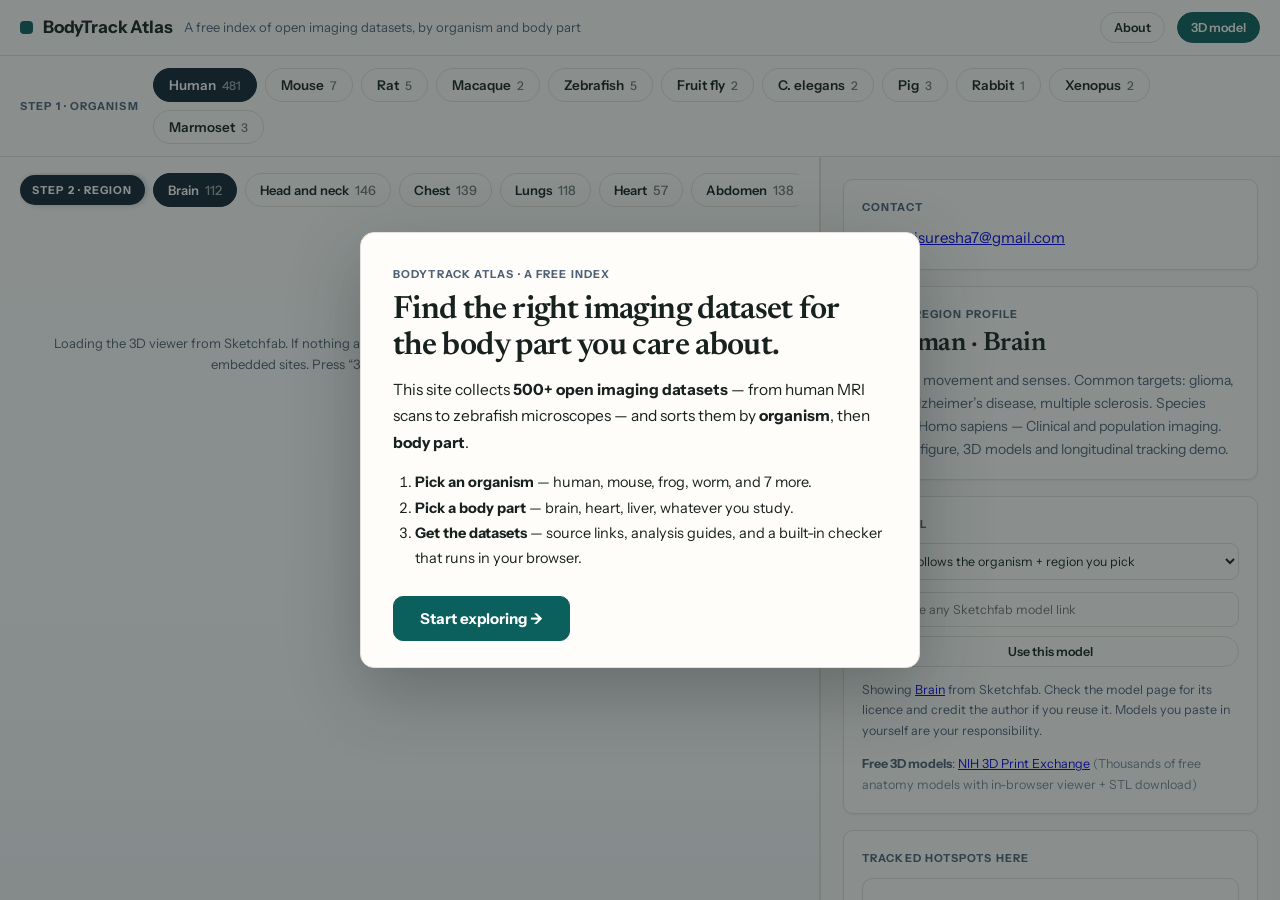
<file: index.html>
<!DOCTYPE html>
<html lang="en">
<head>
<meta charset="utf-8">
<meta name="viewport" content="width=device-width, initial-scale=1, viewport-fit=cover">
<title>BodyTrack Atlas — Cross-species anatomy-linked index of open imaging datasets</title>
<link rel="preconnect" href="https://fonts.googleapis.com">
<link rel="preconnect" href="https://fonts.gstatic.com" crossorigin>
<link href="https://fonts.googleapis.com/css2?family=Instrument+Sans:wght@400;500;600;700&family=Newsreader:opsz,wght@6..72,500;6..72,600&display=swap" rel="stylesheet">
<link rel="stylesheet" href="assets/css/styles.css">
</head>
<body>
<div class="introWrap open" id="introWrap" role="dialog" aria-modal="true" aria-label="About this site"><div class="intro">
<div class="orgLab">BodyTrack Atlas · a free index</div>
<h1>Find the right imaging dataset for the body part you care about.</h1>
<p>This site collects <b>500+ open imaging datasets</b> — from human MRI scans to zebrafish microscopes — and sorts them by <b>organism</b>, then <b>body part</b>.</p>
<ol>
<li><b>Pick an organism</b> — human, mouse, frog, worm, and 7 more.</li>
<li><b>Pick a body part</b> — brain, heart, liver, whatever you study.</li>
<li><b>Get the datasets</b> — source links, analysis guides, and a built-in checker that runs in your browser.</li>
</ol>
<button class="introBtn" id="introNext">Start exploring →</button>
</div></div>
<div class="app is3d">
 <header class="bar"><div class="logo"><span class="orb"></span>BodyTrack Atlas</div><span class="sub">A free index of open imaging datasets, by organism and body part</span><div class="sp"></div><button id="bAbout">About</button><button id="b3d" aria-pressed="true">3D model</button><button id="bPin" aria-pressed="true">Hotspots</button><button id="bTint" aria-pressed="true">Skin</button><button id="bMus" aria-pressed="false">Muscles</button><button id="bBone" aria-pressed="false">Skeleton</button><button id="bOrg" aria-pressed="true">Organs</button><button id="bBack" aria-pressed="false">Back view</button></header>
 <nav class="orgbar" aria-label="Choose organism"><span class="orgLab">Step 1 · Organism</span><div class="orgBtns" id="orgBtns" role="group" aria-label="Organisms"></div></nav>
 <section class="stage">
  <svg id="gl" viewBox="-10 0 420 880" preserveAspectRatio="xMidYMid meet" role="img" aria-label="Human body, front or back view, with skin, muscle, skeleton and organ layers. Click the head, chest, abdomen, pelvis, arms, legs or an organ to list its datasets. The buttons above offer the same choice."><defs><linearGradient id="sk" x1="0" x2="1"><stop offset="0" stop-color="#a97c63"/><stop offset=".5" stop-color="#d9b295"/><stop offset="1" stop-color="#a97c63"/></linearGradient><linearGradient id="mg" x1="0" x2="1"><stop offset="0" stop-color="#8f3a35"/><stop offset=".5" stop-color="#cf6c62"/><stop offset="1" stop-color="#8f3a35"/></linearGradient><linearGradient id="bg" x1="0" x2="1"><stop offset="0" stop-color="#bfb598"/><stop offset=".5" stop-color="#f4eedb"/><stop offset="1" stop-color="#bfb598"/></linearGradient></defs><g id="skin"><path class="b" data-k="legs" d="M136 452C130 520 138 590 148 646L195 646C197 590 200 520 199 482Z"/><path class="b" data-k="legs" d="M136 452C130 520 138 590 148 646L195 646C197 590 200 520 199 482Z" transform="translate(400 0) scale(-1 1)"/><path class="b" data-k="legs" d="M148 646C138 690 146 740 160 806L184 806C192 745 196 690 195 646Z"/><path class="b" data-k="legs" d="M148 646C138 690 146 740 160 806L184 806C192 745 196 690 195 646Z" transform="translate(400 0) scale(-1 1)"/><path class="b" data-k="legs" d="M158 806L185 806L189 834C197 848 192 858 178 860L142 860C136 850 150 838 156 830Z"/><path class="b" data-k="legs" d="M158 806L185 806L189 834C197 848 192 858 178 860L142 860C136 850 150 838 156 830Z" transform="translate(400 0) scale(-1 1)"/><path class="b" data-k="arms" d="M144 170C122 164 110 180 108 205C106 240 100 275 96 306L123 314C128 282 135 246 141 214Z"/><path class="b" data-k="arms" d="M144 170C122 164 110 180 108 205C106 240 100 275 96 306L123 314C128 282 135 246 141 214Z" transform="translate(400 0) scale(-1 1)"/><path class="b" data-k="arms" d="M96 306L123 314C125 350 127 388 130 424L104 428C96 388 93 346 96 306Z"/><path class="b" data-k="arms" d="M96 306L123 314C125 350 127 388 130 424L104 428C96 388 93 346 96 306Z" transform="translate(400 0) scale(-1 1)"/><path class="b" data-k="arms" d="M104 428L130 424C136 452 136 474 128 494L110 498C98 478 98 452 104 428Z"/><path class="b" data-k="arms" d="M104 428L130 424C136 452 136 474 128 494L110 498C98 478 98 452 104 428Z" transform="translate(400 0) scale(-1 1)"/><path class="b" data-k="chest" d="M142 166Q200 150 258 166C274 200 270 252 262 292Q258 318 254 336L146 336Q142 318 138 292C130 252 126 200 142 166Z"/><path class="b" data-k="abdomen" d="M146 336Q152 366 150 396L250 396Q248 366 254 336Z"/><path class="b" data-k="pelvis" d="M150 396L250 396C270 418 268 452 258 470L200 492L142 470C132 452 130 418 150 396Z"/><path class="b" data-k="head" d="M185 108L185 152Q172 160 140 168L260 168Q228 160 215 152L215 108Z"/><path class="b" data-k="head" d="M200 18C228 18 240 44 240 70C240 100 224 122 200 122C176 122 160 100 160 70C160 44 172 18 200 18Z"/><path class="b" data-k="head" d="M161 68C150 64 148 90 162 96Z"/><path class="b" data-k="head" d="M161 68C150 64 148 90 162 96Z" transform="translate(400 0) scale(-1 1)"/></g><g class="hf" pointer-events="none"><path class="f" fill="#3a2a22" d="M160 64C156 30 176 12 200 12C224 12 244 30 240 64C232 44 218 36 200 36C182 36 168 44 160 64Z"/><path class="r" fill="#3a2a22" d="M160 64C156 30 176 12 200 12C224 12 244 30 240 64C240 90 226 102 200 102C174 102 160 90 160 64Z"/><g class="f" stroke="#4a3426" fill="none" stroke-width="2" stroke-linecap="round"><ellipse cx="186" cy="86" rx="5" ry="2.5" fill="#3a2a22"/><ellipse cx="214" cy="86" rx="5" ry="2.5" fill="#3a2a22"/><path d="M200 90V102M193 104Q200 108 207 104M188 114Q200 119 212 114"/><circle cx="200" cy="414" r="2.5"/></g></g><g pointer-events="none" fill="none" stroke="#6b4a38" stroke-width="1.4" stroke-linecap="round"><path d="M112 476L111 495M118 478L118 497M124 476L125 494"/><path d="M112 476L111 495M118 478L118 497M124 476L125 494" transform="translate(400 0) scale(-1 1)"/></g><g id="mu"><path class="m" data-k="arms" d="M144 170C124 164 110 178 108 206C118 214 130 206 140 190Z"/><path class="m" data-k="arms" d="M144 170C124 164 110 178 108 206C118 214 130 206 140 190Z" transform="translate(400 0) scale(-1 1)"/><path class="m" data-k="arms" d="M138 204C122 208 112 248 104 292L122 298C130 262 136 232 138 204Z"/><path class="m" data-k="arms" d="M138 204C122 208 112 248 104 292L122 298C130 262 136 232 138 204Z" transform="translate(400 0) scale(-1 1)"/><path class="m" data-k="arms" d="M100 314C98 350 104 390 110 418L124 420C126 388 126 350 122 318Z"/><path class="m" data-k="arms" d="M100 314C98 350 104 390 110 418L124 420C126 388 126 350 122 318Z" transform="translate(400 0) scale(-1 1)"/><g class="f"><path class="m" data-k="chest" d="M200 176C176 170 150 176 142 200C146 226 176 236 200 230Z"/><path class="m" data-k="chest" d="M200 176C176 170 150 176 142 200C146 226 176 236 200 230Z" transform="translate(400 0) scale(-1 1)"/><path class="m" data-k="abdomen" d="M189 300h10v22h-10zM189 326h10v22h-10zM189 352h10v22h-10zM189 378h10v18h-10z"/><path class="m" data-k="abdomen" d="M189 300h10v22h-10zM189 326h10v22h-10zM189 352h10v22h-10zM189 378h10v18h-10z" transform="translate(400 0) scale(-1 1)"/><path class="m" data-k="abdomen" d="M148 296C144 330 148 372 154 394L184 394C186 360 186 330 184 300Z"/><path class="m" data-k="abdomen" d="M148 296C144 330 148 372 154 394L184 394C186 360 186 330 184 300Z" transform="translate(400 0) scale(-1 1)"/><path class="m" data-k="legs" d="M142 470C138 530 144 590 152 636L188 636C190 590 194 530 194 494Z"/><path class="m" data-k="legs" d="M142 470C138 530 144 590 152 636L188 636C190 590 194 530 194 494Z" transform="translate(400 0) scale(-1 1)"/><path class="m" data-k="legs" d="M152 656C148 700 154 760 164 800L180 800C188 760 192 700 190 656Z"/><path class="m" data-k="legs" d="M152 656C148 700 154 760 164 800L180 800C188 760 192 700 190 656Z" transform="translate(400 0) scale(-1 1)"/><path class="m" data-k="head" d="M186 112L180 150L194 164L196 130Z"/><path class="m" data-k="head" d="M186 112L180 150L194 164L196 130Z" transform="translate(400 0) scale(-1 1)"/></g><g class="r"><path class="m" data-k="chest" d="M200 130C186 150 160 164 144 172C150 200 172 240 200 262C228 240 250 200 256 172C240 164 214 150 200 130Z"/><path class="m" data-k="chest" d="M144 212C140 260 150 316 180 360L200 360L200 266C172 254 154 236 144 212Z"/><path class="m" data-k="chest" d="M144 212C140 260 150 316 180 360L200 360L200 266C172 254 154 236 144 212Z" transform="translate(400 0) scale(-1 1)"/><path class="m" data-k="pelvis" d="M200 420C180 410 150 416 142 440C142 470 170 488 200 480Z"/><path class="m" data-k="pelvis" d="M200 420C180 410 150 416 142 440C142 470 170 488 200 480Z" transform="translate(400 0) scale(-1 1)"/><path class="m" data-k="legs" d="M142 470C138 530 144 590 152 636L188 636C190 590 194 530 194 494Z"/><path class="m" data-k="legs" d="M142 470C138 530 144 590 152 636L188 636C190 590 194 530 194 494Z" transform="translate(400 0) scale(-1 1)"/><path class="m" data-k="legs" d="M150 656C140 700 148 750 160 790L184 790C194 750 196 700 192 656Z"/><path class="m" data-k="legs" d="M150 656C140 700 148 750 160 790L184 790C194 750 196 700 192 656Z" transform="translate(400 0) scale(-1 1)"/></g></g><g id="bn"><path class="e" data-k="head" d="M170 64C168 36 184 28 200 28C216 28 232 36 230 64C230 80 224 94 214 104L186 104C176 94 170 80 170 64Z"/><g class="f" pointer-events="none"><circle cx="188" cy="80" r="5" fill="#2b2b2b"/><circle cx="212" cy="80" r="5" fill="#2b2b2b"/><path d="M200 86l-3 9h6zM190 100h20" fill="#2b2b2b" stroke="#2b2b2b"/></g><path class="e" data-k="pelvis" d="M200 398C176 392 146 398 138 424C140 446 156 452 170 450C176 440 186 430 200 428Z"/><path class="e" data-k="pelvis" d="M200 398C176 392 146 398 138 424C140 446 156 452 170 450C176 440 186 430 200 428Z" transform="translate(400 0) scale(-1 1)"/><path class="e l" data-k="arms" d="M129 182L108 306" style="stroke-width:9"/><path class="e l" data-k="arms" d="M129 182L108 306" style="stroke-width:9" transform="translate(400 0) scale(-1 1)"/><path class="e l" data-k="arms" d="M108 314L117 424" style="stroke-width:8"/><path class="e l" data-k="arms" d="M108 314L117 424" style="stroke-width:8" transform="translate(400 0) scale(-1 1)"/><path class="e l" data-k="arms" d="M112 432L109 492M118 432L118 496M124 430L127 494" style="stroke-width:3"/><path class="e l" data-k="arms" d="M112 432L109 492M118 432L118 496M124 430L127 494" style="stroke-width:3" transform="translate(400 0) scale(-1 1)"/><path class="e l" data-k="legs" d="M162 470L171 648" style="stroke-width:12"/><path class="e l" data-k="legs" d="M162 470L171 648" style="stroke-width:12" transform="translate(400 0) scale(-1 1)"/><path class="e l" data-k="legs" d="M171 654L172 806" style="stroke-width:9"/><path class="e l" data-k="legs" d="M171 654L172 806" style="stroke-width:9" transform="translate(400 0) scale(-1 1)"/><path class="e l" data-k="legs" d="M160 812L158 852M170 812L170 856M180 812L184 850" style="stroke-width:4"/><path class="e l" data-k="legs" d="M160 812L158 852M170 812L170 856M180 812L184 850" style="stroke-width:4" transform="translate(400 0) scale(-1 1)"/><g class="r"><path class="e" data-k="chest" d="M150 186L184 192L178 236L152 216Z"/><path class="e" data-k="chest" d="M150 186L184 192L178 236L152 216Z" transform="translate(400 0) scale(-1 1)"/></g></g><g id="sp"><rect x="193" y="158" width="14" height="10" rx="4" class="o" data-k="spine" fill="#e8e2d0"/><rect x="193" y="170" width="14" height="10" rx="4" class="o" data-k="spine" fill="#e8e2d0"/><rect x="193" y="183" width="14" height="10" rx="4" class="o" data-k="spine" fill="#e8e2d0"/><rect x="193" y="195" width="14" height="10" rx="4" class="o" data-k="spine" fill="#e8e2d0"/><rect x="193" y="208" width="14" height="10" rx="4" class="o" data-k="spine" fill="#e8e2d0"/><rect x="193" y="220" width="14" height="10" rx="4" class="o" data-k="spine" fill="#e8e2d0"/><rect x="193" y="233" width="14" height="10" rx="4" class="o" data-k="spine" fill="#e8e2d0"/><rect x="193" y="245" width="14" height="10" rx="4" class="o" data-k="spine" fill="#e8e2d0"/><rect x="193" y="258" width="14" height="10" rx="4" class="o" data-k="spine" fill="#e8e2d0"/><rect x="193" y="270" width="14" height="10" rx="4" class="o" data-k="spine" fill="#e8e2d0"/><rect x="193" y="283" width="14" height="10" rx="4" class="o" data-k="spine" fill="#e8e2d0"/><rect x="193" y="295" width="14" height="10" rx="4" class="o" data-k="spine" fill="#e8e2d0"/><rect x="193" y="308" width="14" height="10" rx="4" class="o" data-k="spine" fill="#e8e2d0"/><rect x="193" y="320" width="14" height="10" rx="4" class="o" data-k="spine" fill="#e8e2d0"/><rect x="193" y="333" width="14" height="10" rx="4" class="o" data-k="spine" fill="#e8e2d0"/><rect x="193" y="345" width="14" height="10" rx="4" class="o" data-k="spine" fill="#e8e2d0"/><rect x="193" y="358" width="14" height="10" rx="4" class="o" data-k="spine" fill="#e8e2d0"/><rect x="193" y="370" width="14" height="10" rx="4" class="o" data-k="spine" fill="#e8e2d0"/><rect x="193" y="383" width="14" height="10" rx="4" class="o" data-k="spine" fill="#e8e2d0"/><rect x="193" y="395" width="14" height="10" rx="4" class="o" data-k="spine" fill="#e8e2d0"/><rect x="193" y="408" width="14" height="10" rx="4" class="o" data-k="spine" fill="#e8e2d0"/><rect x="193" y="420" width="14" height="10" rx="4" class="o" data-k="spine" fill="#e8e2d0"/><rect x="193" y="433" width="14" height="10" rx="4" class="o" data-k="spine" fill="#e8e2d0"/><rect x="193" y="445" width="14" height="10" rx="4" class="o" data-k="spine" fill="#e8e2d0"/><rect x="194" y="110" width="12" height="9" rx="4" class="o" data-k="spine" fill="#e8e2d0"/><rect x="194" y="121" width="12" height="9" rx="4" class="o" data-k="spine" fill="#e8e2d0"/><rect x="194" y="132" width="12" height="9" rx="4" class="o" data-k="spine" fill="#e8e2d0"/><rect x="194" y="143" width="12" height="9" rx="4" class="o" data-k="spine" fill="#e8e2d0"/></g><g id="org"><path class="o" data-k="brain" d="M200 30C176 28 170 50 175 64C190 70 210 70 225 64C230 50 224 28 200 30Z" fill="#b79cff"/><path class="o" data-k="lungs" d="M195 188C172 184 148 204 146 254C145 288 168 300 193 292Z" fill="#6ec6ff"/><path class="o" data-k="lungs" d="M195 188C172 184 148 204 146 254C145 288 168 300 193 292Z" fill="#6ec6ff" transform="translate(400 0) scale(-1 1)"/><path class="o" data-k="heart" d="M216 232C200 222 186 242 200 266L216 294L234 266C244 242 230 224 216 232Z" fill="#ff7a8a"/><path class="o" data-k="liver" d="M148 306C170 298 206 304 216 312C214 336 190 354 160 348C148 338 144 320 148 306Z" fill="#e0a15c"/><path class="o" data-k="stomach" d="M222 304C250 298 258 330 242 350C228 360 214 346 218 330Z" fill="#ffcf6b"/><path class="o" data-k="kidneys" d="M164 358C152 360 150 384 162 392C172 390 174 366 164 358Z" fill="#7bd88f"/><path class="o" data-k="kidneys" d="M164 358C152 360 150 384 162 392C172 390 174 366 164 358Z" fill="#7bd88f" transform="translate(400 0) scale(-1 1)"/><path class="o" data-k="intestines" d="M160 388Q200 374 240 388Q254 424 230 446Q200 458 170 446Q146 424 160 388Z" fill="#f4a6c6"/><circle class="o" data-k="joints" cx="130" cy="176" r="9" fill="#cfd8e3"/><circle class="o" data-k="joints" cx="270" cy="176" r="9" fill="#cfd8e3"/><circle class="o" data-k="joints" cx="114" cy="310" r="7" fill="#cfd8e3"/><circle class="o" data-k="joints" cx="286" cy="310" r="7" fill="#cfd8e3"/><circle class="o" data-k="joints" cx="162" cy="468" r="9" fill="#cfd8e3"/><circle class="o" data-k="joints" cx="238" cy="468" r="9" fill="#cfd8e3"/><circle class="o" data-k="joints" cx="171" cy="650" r="10" fill="#cfd8e3"/><circle class="o" data-k="joints" cx="229" cy="650" r="10" fill="#cfd8e3"/><circle class="o" data-k="joints" cx="171" cy="808" r="6" fill="#cfd8e3"/><circle class="o" data-k="joints" cx="229" cy="808" r="6" fill="#cfd8e3"/></g><g id="rb"><path class="e l" data-k="chest" d="M198 196 C172 190 152 200 150 226" style="stroke-width:3.2"/><path class="e l" data-k="chest" d="M198 196 C172 190 152 200 150 226" style="stroke-width:3.2" transform="translate(400 0) scale(-1 1)"/><path class="e l" data-k="chest" d="M198 210 C172 204 152 214 150 240" style="stroke-width:3.2"/><path class="e l" data-k="chest" d="M198 210 C172 204 152 214 150 240" style="stroke-width:3.2" transform="translate(400 0) scale(-1 1)"/><path class="e l" data-k="chest" d="M198 224 C172 218 152 228 150 254" style="stroke-width:3.2"/><path class="e l" data-k="chest" d="M198 224 C172 218 152 228 150 254" style="stroke-width:3.2" transform="translate(400 0) scale(-1 1)"/><path class="e l" data-k="chest" d="M198 238 C172 232 152 242 150 268" style="stroke-width:3.2"/><path class="e l" data-k="chest" d="M198 238 C172 232 152 242 150 268" style="stroke-width:3.2" transform="translate(400 0) scale(-1 1)"/><path class="e l" data-k="chest" d="M198 252 C172 246 152 256 150 282" style="stroke-width:3.2"/><path class="e l" data-k="chest" d="M198 252 C172 246 152 256 150 282" style="stroke-width:3.2" transform="translate(400 0) scale(-1 1)"/><path class="e l" data-k="chest" d="M198 266 C172 260 152 270 150 296" style="stroke-width:3.2"/><path class="e l" data-k="chest" d="M198 266 C172 260 152 270 150 296" style="stroke-width:3.2" transform="translate(400 0) scale(-1 1)"/><path class="e l" data-k="chest" d="M198 280 C172 274 152 284 150 310" style="stroke-width:3.2"/><path class="e l" data-k="chest" d="M198 280 C172 274 152 284 150 310" style="stroke-width:3.2" transform="translate(400 0) scale(-1 1)"/><path class="e" data-k="chest" d="M196 178h8v62h-8z"/><path class="e l" data-k="chest" d="M200 176Q172 168 146 176" style="stroke-width:5"/><path class="e l" data-k="chest" d="M200 176Q172 168 146 176" style="stroke-width:5" transform="translate(400 0) scale(-1 1)"/></g><g id="pins"></g></svg>
   <div class="hud top" id="chips" role="group" aria-label="Body parts"></div>
   <div id="orgMsg" role="status"></div>
  <div id="v3m" class="v3m">Loading the 3D viewer from Sketchfab. If nothing appears, you may be offline, or this page may not be allowed to show embedded sites. Press “3D model” above to switch to the drawing.</div><iframe id="v3" title="Interactive 3D anatomy model" allow="autoplay; fullscreen; xr-spatial-tracking" allowfullscreen referrerpolicy="no-referrer"></iframe>
  <div id="hov"></div>
  <div class="hud kp" id="kp"></div>
  <div class="tlb"><button id="pl" aria-pressed="false">Play</button><div class="sl"><input type="range" id="tm" min="0" max="5" value="0" aria-label="Follow-up scan"><div class="ev" id="ev"></div></div><b id="tmL"></b></div>
 </section>
 <aside class="side">
   <div class="card"><h3>Contact</h3><a href="mailto:harshinisuresha7@gmail.com">harshinisuresha7@gmail.com</a></div>
   <div class="card"><div style="font-size:11px;letter-spacing:.1em;text-transform:uppercase;color:var(--muted);font-weight:700;margin-bottom:6px">Step 2 · Region profile</div><h2 id="rn"></h2><p id="rd"></p></div>
  <div class="card" id="mc"><h3>3D model</h3><select id="mSel" aria-label="3D model"><option value="auto">Auto: follows the body part you pick</option><option value="mus">Muscles</option><option value="skel">Skeleton</option><option value="brain">Brain</option><option value="head">Head</option><option value="chest">Chest ribcage</option><option value="lungs">Lungs</option><option value="heart">Heart</option><option value="abdomen">Abdomen and digestive system</option><option value="liver">Liver</option><option value="stomach">Pancreas and spleen</option><option value="kidneys">Kidney</option><option value="intestines">Intestines</option><option value="spine">Spine</option><option value="joints">Knee joint</option><option value="pelvis">Pelvis</option><option value="arms">Arm</option><option value="legs">Leg bones</option></select>
   <div class="f"><input type="text" id="mU" placeholder="Or paste any Sketchfab model link" aria-label="Sketchfab model link"><button id="mB">Use this model</button></div><p class="note" id="mT"></p><div id="orgView"></div></div>
  <div class="card"><h3>Tracked hotspots here</h3><div id="hs" style="display:flex;flex-direction:column;gap:8px"></div></div>
  <div class="card"><h3>Alerts for this scan</h3><div id="al"></div></div>
   <h3 class="hh">Datasets for this body part</h3>
   <div class="card" id="db"><h3>Step 3 · Datasets — analyse in place</h3><div id="stats"><div class="empty">Loading collection stats…</div></div><div class="btnRow" style="margin-top:10px"><button class="btnSm" id="expCsv">Export CSV</button><button class="btnSm" id="expJson">Export JSON</button><button class="btnSm" id="shareBtn">Copy view link</button><button class="btnSm" id="favBtn" aria-pressed="false">☆ Saved (<span id="favN">0</span>)</button></div><div class="btnRow" style="margin-top:8px;align-items:center"><select id="sortSel" aria-label="Sort datasets" style="width:auto;flex:1;min-width:150px"><option value="rel">Sort: relevance</option><option value="az">Sort: name A–Z</option><option value="fmt">Sort: format</option></select><label class="note" style="display:flex;gap:6px;align-items:center;cursor:pointer"><input type="checkbox" id="freeOnly" style="width:auto;accent-color:var(--a)"> Free access only</label></div><p class="note" style="margin:8px 0 0">Every entry below has a verified source link plus an <b>Analyse</b> panel: mirrors, viewer handoff, suggested pipeline, citation, and a built-in image/CSV analyser that runs fully in your browser.</p></div>
   <input type="search" id="q" placeholder="Filter by name, modality or condition" aria-label="Filter datasets">
  <div id="dl" style="display:flex;flex-direction:column;gap:10px" aria-live="polite"></div>
  <details class="card"><summary>Add your own dataset</summary>
   <div class="f">
    <input type="text" id="aN" placeholder="Dataset name" aria-label="Dataset name">
    <input type="text" id="aM" placeholder="Modality, e.g. MRI T1, CT, fMRI" aria-label="Modality">
    <input type="text" id="aU" placeholder="Link (optional)" aria-label="Link">
    <textarea id="aT" rows="2" placeholder="Notes: condition, size, format, licence" aria-label="Notes"></textarea>
    <select id="aR" aria-label="Region"></select>
    <button id="aB">Add to this region</button>
    <span class="note" id="aS"></span>
   </div>
  </details>
   <p class="note">The built-in list names well-known public datasets as starting points. Always check each source for current access terms and licence. Entries you add are saved in this browser.</p>
  </aside>
 </div>
 <div class="wbWrap" id="wbWrap" role="dialog" aria-modal="true" aria-label="Dataset workbench"><div class="wb"><div class="wbHead"><div style="flex:1"><div style="font-size:10.5px;letter-spacing:.1em;text-transform:uppercase;color:var(--muted);font-weight:700">Dataset workbench · analyse in place</div><h2 id="wbTitle"></h2></div><button id="wbClose" aria-label="Close">Close</button></div><div class="wbBody" id="wbBody"></div></div></div>

<script src="assets/js/app.js" defer></script>
</body>
</html>
</file>
<file: assets/css/styles.css>
:root{--bg:#faf9f7;--panel:#ffffff;--panel-2:#f4f3ef;--ink:#17211f;--muted:#4d6076;--line:#e3e1d9;--line-soft:#efeee8;--a:#0b5f5c;--a-dark:#084745;--amb:#b45309;--amb-bg:#fef3e6;--glass:#ffffff;--shadow:0 1px 2px rgba(20,30,28,.06);--radius:10px;color-scheme:light;box-sizing:border-box}
*{box-sizing:border-box}html,body{height:100%}
body{margin:0;background:var(--bg);color:var(--ink);font:400 15px/1.65 "Instrument Sans",system-ui,-apple-system,sans-serif;-webkit-font-smoothing:antialiased;padding-top:env(safe-area-inset-top,0px);padding-bottom:env(safe-area-inset-bottom,0px)}
.app{height:100%;display:grid;grid-template-columns:minmax(0,1fr) 460px;grid-template-rows:auto auto minmax(0,1fr);grid-template-areas:"bar bar" "org org" "stage side"}
.orgbar{grid-area:org;display:flex;gap:14px;align-items:center;padding:12px 20px;background:var(--panel);border-bottom:1px solid var(--line);overflow-x:auto}
.orgLab{font-size:11px;font-weight:700;letter-spacing:.1em;text-transform:uppercase;color:var(--muted);white-space:nowrap}
.orgBtns{display:flex;gap:8px;flex-wrap:wrap}
.orgBtns button{font-size:13.5px;padding:8px 15px}
.orgBtns button i{font-style:normal;opacity:.6;margin-left:6px;font-weight:500;font-size:12px}
.orgBtns button[aria-pressed="true"]{background:#102334;color:#fff;border-color:#102334}
.bar{grid-area:bar;display:flex;align-items:center;gap:12px;padding:12px 20px;border-bottom:1px solid var(--line);background:var(--panel)}
.logo{display:flex;align-items:center;gap:10px;font-weight:700;font-size:1.08rem;letter-spacing:-.01em}
.orb{width:13px;height:13px;border-radius:4px;background:var(--a)}
.sub{color:var(--muted);font-size:13px}.sp{flex:1}
button,select,input,textarea{font:600 12.5px "Instrument Sans",sans-serif;color:var(--ink)}
button{border:1px solid var(--line);background:#fff;padding:7px 13px;border-radius:999px;cursor:pointer;box-shadow:none;transition:border-color .15s,background .15s,box-shadow .15s}
button:hover{border-color:var(--a);box-shadow:0 1px 4px rgba(14,124,123,.15)}button[aria-pressed="true"]{background:var(--a);color:#fff;border-color:var(--a)}
button:focus-visible,input:focus-visible,select:focus-visible,summary:focus-visible{outline:2px solid var(--a);outline-offset:2px}
.stage{grid-area:stage;position:relative;min-height:0;background:linear-gradient(180deg,#ffffff 0%,#fbfcfe 70%,#f4f6f9 100%);border-right:1px solid var(--line)}
#gl{position:absolute;inset:0;width:100%;height:100%;display:block;cursor:grab;touch-action:none}
.hud{position:absolute;z-index:2;left:20px;right:20px;display:flex;gap:8px;flex-wrap:wrap;align-items:center}
.top{top:16px;flex-wrap:nowrap;overflow-x:auto;padding-bottom:6px;scrollbar-width:thin;-webkit-overflow-scrolling:touch}.bot{bottom:14px;color:var(--muted);font-size:12px;pointer-events:none}
.hud button{background:#fff;color:var(--ink);border-color:var(--line);font-size:13px;padding:8px 14px;flex:0 0 auto}.hud button[aria-pressed="true"]{background:#102334;color:#fff;border-color:#102334}
.hud button i{font-style:normal;opacity:.6;margin-left:6px;font-weight:500}
.hudLab{align-self:center;font-size:11px;font-weight:700;letter-spacing:.1em;text-transform:uppercase;color:#fff;background:#102334;border-radius:999px;padding:6px 12px;white-space:nowrap;flex:0 0 auto;position:sticky;left:0;z-index:1;box-shadow:2px 0 6px rgba(16,35,52,.25)}
#hov{position:absolute;z-index:2;pointer-events:none;background:#102334;border:1px solid #102334;border-radius:8px;padding:4px 10px;font-weight:600;font-size:12px;display:none;color:#fff;box-shadow:var(--shadow)}
.side{grid-area:side;overflow:auto;border-left:1px solid var(--line);background:var(--bg);padding:22px;display:flex;flex-direction:column;gap:16px}
.card{background:var(--panel);border:1px solid var(--line);border-radius:var(--radius);padding:18px;box-shadow:var(--shadow)}
h2{margin:0;font-size:1.65rem;font-family:"Newsreader",Georgia,serif;font-weight:600;letter-spacing:-.02em;line-height:1.2}.card h3{margin:0 0 10px;font-size:11px;letter-spacing:.1em;text-transform:uppercase;color:var(--muted);font-weight:700}
#rd{margin:8px 0 0;color:var(--muted);font-size:14px;line-height:1.65}
.sw{display:inline-block;width:11px;height:11px;border-radius:3px;margin-right:8px;box-shadow:inset 0 0 0 1px rgba(0,0,0,.12)}
input[type=search],input[type=text],select,textarea{width:100%;background:#fff;border:1px solid var(--line);border-radius:9px;padding:9px 12px;font-weight:400;box-shadow:none}
input[type=search]:focus,input[type=text]:focus,select:focus,textarea:focus{border-color:var(--a)}
.ds{border:1px solid var(--line);border-radius:var(--radius);padding:16px;background:var(--panel);box-shadow:var(--shadow)}
.ds b{font-size:15.5px;letter-spacing:-.01em;line-height:1.4}.ds a{color:var(--a-dark);font-weight:600;font-size:13px;margin-left:8px;text-decoration:none;border-bottom:1px solid rgba(14,124,123,.3)}
.ds a:hover{border-bottom-color:var(--a-dark)}
.ds p{margin:6px 0 0;font-size:14px;color:var(--muted);line-height:1.6}
.tg{display:flex;gap:6px;flex-wrap:wrap;margin-top:10px}
.tg span{font-size:11.5px;font-weight:600;border:1px solid var(--line);background:var(--panel-2);border-radius:999px;padding:3px 11px;color:var(--muted)}
.tg span.me{border-color:var(--amb);color:var(--amb);background:var(--amb-bg)}
.empty{color:var(--muted);padding:10px 2px;font-size:13.5px}
details summary{cursor:pointer;font-weight:700;font-size:14.5px}
.f{display:grid;gap:9px;margin-top:12px}
.note{font-size:12.5px;color:var(--muted);line-height:1.65}
summary:hover{color:var(--a-dark)}.hh{margin:6px 0 0;font-size:12px;letter-spacing:.1em;text-transform:uppercase;color:var(--muted);font-weight:700}
.kp{bottom:84px}.kpi{background:#fff;border:1px solid var(--line);border-radius:11px;padding:9px 14px;min-width:104px;box-shadow:var(--shadow)}.kpi b{display:block;font-size:1.25rem;line-height:1.2;letter-spacing:-.02em;font-variant-numeric:tabular-nums}.kpi span{font-size:10px;color:var(--muted);text-transform:uppercase;letter-spacing:.07em;font-weight:600}
.tlb{position:absolute;z-index:2;left:20px;right:20px;bottom:16px;display:flex;gap:14px;align-items:center;background:#fff;border:1px solid var(--line);border-radius:14px;padding:12px 16px;box-shadow:var(--shadow)}
.tlb .sl{flex:1}.tlb input{width:100%;accent-color:var(--a)}.tlb b{min-width:190px;font-size:12.5px;font-weight:600;font-variant-numeric:tabular-nums}
.ev{position:relative;height:8px}.ev i{position:absolute;top:0;width:2px;height:8px;background:var(--amb);transform:translateX(-1px);border-radius:1px}
.alr{border-left:3px solid var(--amb);background:var(--amb-bg);border-radius:0 8px 8px 0;padding:8px 12px;margin:6px 0;font-size:13px;line-height:1.55}
@media(max-width:900px){html,body{height:auto}.kp{bottom:84px}.tlb b{min-width:90px}.app{height:auto;grid-template-columns:1fr;grid-template-rows:auto;grid-template-areas:"bar" "org" "stage" "side"}.stage{height:70vw;min-height:340px}.side{border-left:0}.orgbar{padding:10px 14px}}
#gl{cursor:default;touch-action:manipulation;inset:auto;left:0;top:116px;height:calc(100% - 196px)}
.kp{left:auto;top:116px;bottom:auto;flex-direction:column;width:124px}
@media(max-width:900px){.stage{height:auto;min-height:880px}.sub{display:none}.kp{left:16px;right:16px;top:auto;bottom:80px;flex-direction:row;width:auto}#gl{top:236px;height:calc(100% - 410px)}}
.b{fill:url(#sk);stroke:#8a5f4a;stroke-width:1.4;cursor:pointer;transition:filter .15s}.b.h{stroke:var(--c);stroke-width:2.5}.b.s{stroke:var(--c);stroke-width:3.2;filter:drop-shadow(0 2px 8px rgba(16,35,52,.25))}
.o{stroke:#102334;stroke-opacity:.28;stroke-width:1.1;cursor:pointer;transition:opacity .15s}.o.dim{opacity:.25}.o.h{stroke-opacity:.7}.o.s{stroke-opacity:.9;stroke-width:2;filter:drop-shadow(0 2px 6px rgba(16,35,52,.25))}
.noskin .b{fill-opacity:.08;stroke-opacity:.45}.hl{animation:pl 1.6s ease-in-out infinite;transform-box:fill-box;transform-origin:center}@keyframes pl{50%{transform:scale(1.3)}}
.bar{flex-wrap:wrap}.r{display:none}.back .r{display:inline}.back .f{display:none}#mu,#bn,#rb{display:none}.mus #mu,.bone #bn,.bone #rb{display:inline}.noorg #org{display:none}.noorg:not(.bone) #sp{display:none}
.mus .b,.bone .b{fill-opacity:.1;stroke-opacity:.5}.mus .hf,.bone .hf{opacity:.12}
.m{fill:url(#mg);stroke:#8a3a34;stroke-width:1;cursor:pointer}.e{fill:url(#bg);stroke:#9a9178;stroke-width:1;cursor:pointer}.e.l{fill:none;stroke:#cfc8b0}
.m.h,.e.h{stroke:var(--c)}.m.s,.e.s{stroke:var(--c);filter:drop-shadow(0 2px 6px rgba(16,35,52,.25))}
.app.is3d #gl,.app.is3d .kp,.app.is3d .tlb,.app.is3d #bTint,.app.is3d #bMus,.app.is3d #bBone,.app.is3d #bOrg,.app.is3d #bBack,.app.is3d #bPin{display:none}
#v3,#v3m{position:absolute;left:0;top:116px;width:100%;height:calc(100% - 130px);display:none}#v3{border:0;background:transparent}.v3m{color:var(--muted);text-align:center;padding:60px 30px;font-size:13px}.app.is3d #v3,.app.is3d #v3m{display:block}
@media(max-width:900px){#v3,#v3m{top:236px;height:calc(100% - 250px)}}
.introWrap{position:fixed;inset:0;z-index:60;background:rgba(23,33,31,.5);display:none;align-items:center;justify-content:center;padding:20px}
.introWrap.open{display:flex}
.intro{background:#fffdf9;border:1px solid var(--line);border-radius:14px;max-width:560px;width:100%;max-height:88vh;overflow:auto;padding:32px 32px 26px;box-shadow:0 24px 70px rgba(23,33,31,.3)}
.intro h1{font-family:"Newsreader",Georgia,serif;font-size:2rem;margin:8px 0 12px;letter-spacing:-.02em;line-height:1.15;font-weight:600}
.intro p{font-size:15.5px;line-height:1.7;margin:0 0 10px}
.intro ol{margin:14px 0 0;padding-left:22px;font-size:14.5px;line-height:1.75}
.introBtn{margin-top:24px;font-size:15px;font-weight:700;padding:12px 26px;background:var(--a);color:#fff;border:1px solid var(--a);border-radius:10px;cursor:pointer}
.introBtn:hover{background:var(--a-dark)}
.introSkip{margin-left:12px;font-size:13px;color:var(--muted);background:none;border:none;cursor:pointer;text-decoration:underline}
.wbWrap{position:fixed;inset:0;z-index:50;background:rgba(16,35,52,.45);display:none;align-items:center;justify-content:center;padding:20px}
.wbWrap.open{display:flex}
.wb{background:#fff;border:1px solid var(--line);border-radius:16px;max-width:760px;width:100%;max-height:88vh;overflow:auto;box-shadow:0 20px 60px rgba(16,35,52,.3)}
.wbHead{position:sticky;top:0;background:#fff;border-bottom:1px solid var(--line);padding:16px 20px;display:flex;gap:12px;align-items:flex-start}
.wbHead h2{font-size:1.3rem;margin:0;font-family:"Newsreader",Georgia,serif;letter-spacing:-.01em}
.wbBody{padding:18px 20px;display:grid;gap:14px}
.meta{width:100%;border-collapse:collapse;font-size:13px}
.meta th{text-align:left;color:var(--muted);font-weight:700;font-size:10.5px;text-transform:uppercase;letter-spacing:.08em;padding:6px 8px;border-bottom:1px solid var(--line-soft);width:130px;vertical-align:top}
.meta td{padding:6px 8px;border-bottom:1px solid var(--line-soft)}
.btnRow{display:flex;gap:8px;flex-wrap:wrap}
.btnSm{font-size:12.5px;padding:8px 14px;border-radius:999px}
.btnPrimary{background:var(--a);color:#fff;border-color:var(--a);font-weight:700}
.btnPrimary:hover{background:var(--a-dark);border-color:var(--a-dark);box-shadow:0 2px 8px rgba(14,124,123,.3)}
.pipe{background:var(--panel-2);border:1px solid var(--line);border-radius:10px;padding:12px 14px;font-size:13px;line-height:1.6}
.pipe ol{margin:6px 0 0;padding-left:18px}
#histCanvas{width:100%;height:120px;border:1px solid var(--line);border-radius:8px;background:#fff}
.statGrid{display:grid;grid-template-columns:repeat(4,1fr);gap:8px;margin-top:10px}
.statGrid .s{border:1px solid var(--line);border-radius:10px;padding:8px 10px;background:var(--panel-2)}
.statGrid .s b{display:block;font-size:1.1rem;letter-spacing:-.02em;font-variant-numeric:tabular-nums}
.statGrid .s span{font-size:10px;color:var(--muted);text-transform:uppercase;letter-spacing:.06em;font-weight:700}
#orgMsg{display:none;margin:0 20px;background:#fff;border:1px solid var(--line);border-radius:12px;padding:12px 14px;font-size:13px;box-shadow:var(--shadow);position:absolute;z-index:3;left:0;right:0;top:64px}
.nohuman #gl{display:none}
@media(max-width:600px){.statGrid{grid-template-columns:repeat(2,1fr)}}
</file>
